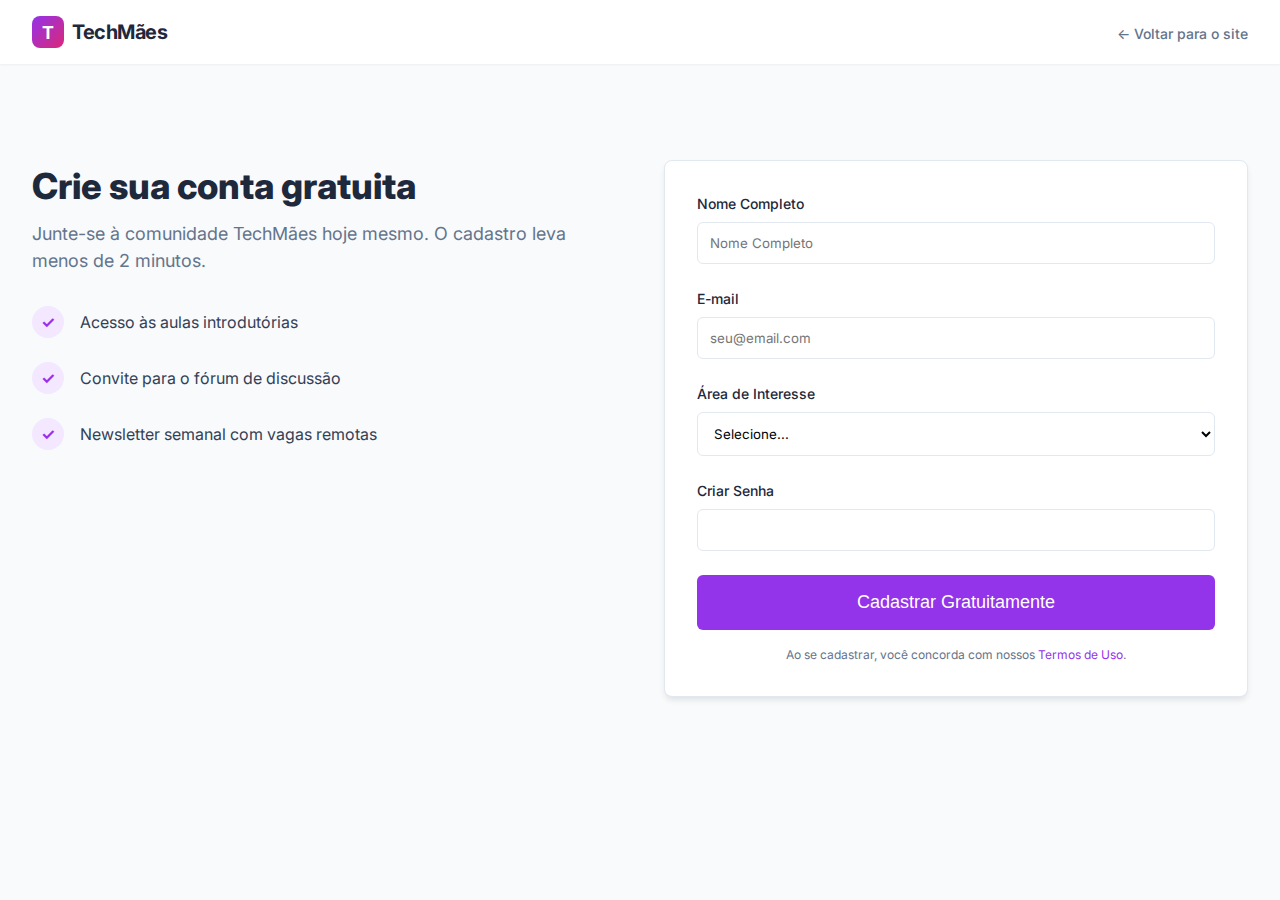
<file: ctapage.html>
<!DOCTYPE html>
<html lang="pt-BR">
<head>
    <meta charset="UTF-8">
    <meta name="viewport" content="width=device-width, initial-scale=1.0">
    <title>Cadastro - TechMães</title>
    <link rel="stylesheet" href="style.css">
    <style>
        /* Estilos específicos apenas para o formulário (para não poluir o style.css principal) */
        .form-grid {
            display: grid;
            grid-template-columns: 1fr;
            gap: 3rem;
            align-items: start;
            margin-top: 3rem;
        }
        @media (min-width: 768px) { .form-grid { grid-template-columns: 1fr 1fr; } }

        .benefit-list { 
            list-style: none; 
            display: flex; 
            flex-direction: column; 
            gap: 1.5rem; 
            margin-top: 2rem; 
        }

        .benefit-item { 
            display: flex; 
            align-items: center; 
        }
        .benefit-icon { 
            width: 2rem; height: 2rem; border-radius: 50%; 
            background-color: var(--primary-light); color: var(--primary-color); 
            display: flex; align-items: center; justify-content: center; font-weight: bold; margin-right: 1rem;
        }
        
        .form-box {
            background: white; padding: 2rem; border-radius: 0.5rem;
            box-shadow: 0 4px 6px -1px rgba(0,0,0,0.1); border: 1px solid var(--border-color);
        }
        .form-group { 
            margin-bottom: 1.5rem; 
        }
        .form-label { 
            display: block; 
            margin-bottom: 0.5rem; 
            font-weight: 500; 
            color: var(--text-dark); 
            font-size: 0.875rem; 
        }
        .form-input {
            width: 100%; 
            padding: 0.75rem; 
            border: 1px solid var(--border-color);
            border-radius: 0.375rem; 
            font-family: inherit;
        }
        .form-input:focus { 
            outline: 2px solid var(--primary-color); 
            border-color: transparent; 
        }
        .legal-text { 
            font-size: 0.75rem; 
            color: var(--text-body); 
            text-align: center; 
            margin-top: 1rem; 
        }
        .legal-text a { 
            color: var(--primary-color); 
            text-decoration: none; 
        }
        
        .menu {
            display: inline-flex;
            align-items: center;
            padding-top: 0.25rem;
            border-bottom: 2px solid transparent;
            font-size: 0.875rem;
            font-weight: 500;
            color: #64748b;
            text-decoration: none;
            transition: all 0.2s;
        }
        .menu:hover {
            border-color: #464646;
            color: #7e22ce;
        }
    </style> 

</head>
<body class="site-wrapper">

    <nav class="main-navbar">
        <div class="container">
            <div class="nav-content">
                <div class="nav-brand">
                    <div class="logo-wrapper">
                        <div class="logo-icon">T</div>
                        <span class="logo-text">TechMães</span>
                    </div>
                </div>
                <div class="desktop-menu">
                    <a href="index.html" class="menu">← Voltar para o site</a>
                </div>
            </div>
        </div>
    </nav>

    <section class="context-section">
        <div class="container">
            <div class="form-grid">
                <!-- Lado Esquerdo: Texto -->
                <div>
                    <h2 class="section-title">Crie sua conta gratuita</h2>
                    <p class="section-description-dark" style="margin-top: 1rem;">
                        Junte-se à comunidade TechMães hoje mesmo. O cadastro leva menos de 2 minutos.
                    </p>
                    <ul class="benefit-list">
                        <li class="benefit-item">
                            <span class="benefit-icon">✓</span>
                            <span>Acesso às aulas introdutórias</span>
                        </li>
                        <li class="benefit-item">
                            <span class="benefit-icon">✓</span>
                            <span>Convite para o fórum de discussão</span>
                        </li>
                        <li class="benefit-item">
                            <span class="benefit-icon">✓</span>
                            <span>Newsletter semanal com vagas remotas</span>
                        </li>
                    </ul>
                </div>

                <!-- Lado Direito: Formulário -->
                <div class="form-box">
                    <form id="form-cadastro">
                        <div class="form-group">
                            <label for="nome" class="form-label">Nome Completo</label>
                            <input type="text" id="nome" required class="form-input" placeholder="Nome Completo">
                        </div>
                        <div class="form-group">
                            <label for="email" class="form-label">E-mail</label>
                            <input type="email" id="email" required class="form-input" placeholder="seu@email.com">
                        </div>
                        <div class="form-group">
                            <label for="interesse" class="form-label">Área de Interesse</label>
                            <select id="interesse" class="form-input" style="background: white;">
                                <option value="" disabled selected>Selecione...</option>
                                <option value="dev">Desenvolvimento</option>
                                <option value="dados">Dados</option>
                                <option value="design">Design</option>
                            </select>
                        </div>
                        <div class="form-group">
                            <label for="senha" class="form-label">Criar Senha</label>
                            <input type="password" id="senha" required class="form-input">
                        </div>

                        <button type="submit" class="btn btn-primary">Cadastrar Gratuitamente</button>
                    </form>
                    <p class="legal-text">
                        Ao se cadastrar, você concorda com nossos <a href="#">Termos de Uso</a>.
                    </p>
                </div>
            </div>
        </div>
    </section>

     <script src="ctapage.js"></script>
</body>
</html>
</file>
<file: style.css>
@import url('https://fonts.googleapis.com/css2?family=Inter:wght@300;400;500;600;700;800&display=swap');

:root {
    --primary-color: #9333ea; 
    --primary-hover: #7e22ce; 
    --primary-light: #f3e8ff; 
    --primary-text: #6b21a8; 
    
    --secondary-color: #db2777; 
    
    --bg-light: #f9fafb;
    --bg-white: #ffffff;
    --bg-dark: #2e1065;
    
    --text-dark: #1e293b; 
    --text-body: #64748b;
    --text-light: #e9d5ff;
    
    --border-color: #e2e8f0;
}

* {
    margin: 0;
    padding: 0;
    box-sizing: border-box;
}

body {
    font-family: 'Inter', sans-serif;
    background-color: var(--bg-light);
    color: #334155;
    line-height: 1.5;
}

.site-wrapper {
    display: flex;
    flex-direction: column;
    min-height: 100vh;
}

.container {
    max-width: 1280px;
    margin: 0 auto;
    padding: 0 1rem;
}

@media (min-width: 640px) { .container { padding: 0 1.5rem; } }
@media (min-width: 1024px) { .container { padding: 0 2rem; } }

/* --- Navegação --- */
.main-navbar {
    background-color: var(--bg-white);
    box-shadow: 0 1px 2px 0 rgba(0, 0, 0, 0.05);
    position: sticky;
    top: 0;
    z-index: 50;
}

.nav-content {
    display: flex;
    justify-content: space-between;
    height: 4rem;
}

.nav-brand {
    display: flex;
    align-items: center;
}

.logo-wrapper {
    display: flex;
    align-items: center;
    gap: 0.5rem;
}

.logo-icon {
    width: 2rem;
    height: 2rem;
    border-radius: 0.5rem;
    background: linear-gradient(to bottom right, #9333ea, #db2777);
    display: flex;
    align-items: center;
    justify-content: center;
    color: white;
    font-weight: bold;
    font-size: 1.125rem;
}

.logo-text {
    font-weight: bold;
    font-size: 1.25rem;
    color: #1e293b;
    letter-spacing: -0.025em;
}

.desktop-menu {
    display: none;
}

@media (min-width: 640px) {
    .desktop-menu {
        margin-left: 1.5rem;
        display: flex;
        gap: 2rem;
    }
}

.nav-link {
    display: inline-flex;
    align-items: center;
    padding-top: 0.25rem;
    border-bottom: 2px solid transparent;
    font-size: 0.875rem;
    font-weight: 500;
    color: #64748b;
    text-decoration: none;
    transition: all 0.2s;
}

.nav-link:hover {
    border-color: #464646;
    color: #7e22ce;
}

.mobile-menu-trigger {
    display: flex;
    align-items: center;
}

@media (min-width: 640px) {
    .mobile-menu-trigger {
        display: none;
    }
}

.menu-btn {
    padding: 0.5rem;
    border-radius: 0.375rem;
    color: #94a3b8;
    background: transparent;
    border: none;
    cursor: pointer;
}

.menu-btn:hover {
    color: #64748b;
    background-color: #f1f5f9;
}

.sr-only {
    position: absolute;
    width: 1px;
    height: 1px;
    padding: 0;
    margin: -1px;
    overflow: hidden;
    clip: rect(0, 0, 0, 0);
    white-space: nowrap;
    border-width: 0;
}

.menu-icon {
    font-size: 1.5rem;
}

/* Mobile Menu */
.mobile-menu.hidden {
    display: none;
}

.mobile-menu {
    background-color: white;
    border-top: 1px solid #f1f5f9;
}

.mobile-menu-links {
    padding-top: 0.5rem;
    padding-bottom: 0.75rem;
}

.mobile-link {
    display: block;
    padding: 0.5rem 1rem 0.5rem 0.75rem;
    border-left: 4px solid transparent;
    font-size: 1rem;
    font-weight: 500;
    color: #475569;
    text-decoration: none;
}

.mobile-link:hover {
    background-color: #f8fafc;
    border-color: #464646;
    color: #7e22ce;
}

/* --- Hero Section --- */
.hero-section {
    position: relative;
    background-color: white;
    overflow: hidden;
}

.hero-content-wrapper {
    position: relative;
    z-index: 10;
    padding-bottom: 2rem;
    background-color: white;
}

@media (min-width: 640px) { .hero-content-wrapper { padding-bottom: 4rem; } }
@media (min-width: 1024px) { 
    .hero-content-wrapper { 
        max-width: 42rem; 
        width: 100%;
        padding-bottom: 7rem;
    }
}

.hero-main {
    margin-top: 2.5rem;
    padding: 0 1rem;
}

@media (min-width: 640px) { .hero-main { margin-top: 3rem; padding: 0 1.5rem; } }
@media (min-width: 1024px) { .hero-main { margin-top: 5rem; padding: 0 2rem; text-align: left; } }

.hero-text-block {
    text-align: center;
}

@media (min-width: 1024px) { .hero-text-block { text-align: left; } }

.hero-title {
    font-size: 2.25rem;
    letter-spacing: -0.025em;
    font-weight: 800;
    color: var(--text-dark);
    line-height: 1;
}

@media (min-width: 640px) { .hero-title { font-size: 3rem; } }
@media (min-width: 768px) { .hero-title { font-size: 3.75rem; } }

.block { display: block; }
.highlight-text { color: var(--primary-color); }

.hero-description {
    margin-top: 0.75rem;
    font-size: 1rem;
    color: var(--text-body);
    max-width: 36rem;
    margin-left: auto;
    margin-right: auto;
}

@media (min-width: 640px) { .hero-description { margin-top: 1.25rem; font-size: 1.125rem; } }
@media (min-width: 1024px) { .hero-description { margin-left: 0; } }

.hero-actions {
    margin-top: 1.25rem;
    display: flex;
    flex-direction: column;
    gap: 0.75rem;
}

@media (min-width: 640px) { 
    .hero-actions { 
        margin-top: 2rem; 
        flex-direction: row; 
        justify-content: center; 
    } 
}
@media (min-width: 1024px) { .hero-actions { justify-content: flex-start; } }

.action-wrapper {
    border-radius: 0.375rem;
    box-shadow: 0 1px 2px 0 rgba(0, 0, 0, 0.05);
}

.btn {
    width: 100%;
    display: flex;
    align-items: center;
    justify-content: center;
    padding: 0.75rem 2rem;
    border: 1px solid transparent;
    font-size: 1rem;
    font-weight: 500;
    border-radius: 0.375rem;
    text-decoration: none;
    transition: background-color 0.2s;
}

@media (min-width: 768px) { .btn { padding: 1rem 2rem; font-size: 1.125rem; } }

.btn-primary {
    background-color: var(--primary-color);
    color: white;
}
.btn-primary:hover { 
    background-color: var(--primary-hover); 
}

.btn-secondary {
    background-color: var(--primary-light);
    color: var(--primary-text);
}
.btn-secondary:hover { 
    border-color: #d6d6d6;
    color: #7e22ce; 
}

.hero-image-side {
    position: relative;
    background-color: #f8fafc;
    display: flex;
    align-items: center;
    justify-content: center;
}

@media (min-width: 1024px) {
    .hero-image-side {
        position: absolute;
        top: 0;
        bottom: 0;
        right: 0;
        width: 50%;
    }
}

.hero-graphic-container {
    position: relative;
    width: 100%;
    height: 16rem;
    display: flex;
    align-items: center;
    justify-content: center;
    overflow: hidden;
}

@media (min-width: 640px) { .hero-graphic-container { height: 18rem; } }
@media (min-width: 768px) { .hero-graphic-container { height: 24rem; } }
@media (min-width: 1024px) { .hero-graphic-container { height: 100%; } }

.circle-decor {
    position: absolute;
    border-radius: 50%;
}

.top-circle {
    top: 20%; right: 20%; width: 300px; height: 300px;
    background: linear-gradient(135deg, #a855f7 0%, #c084fc 100%);
    opacity: 0.1;
}

.bottom-circle {
    bottom: 10%; left: 10%; width: 200px; height: 200px;
    background: linear-gradient(135deg, #f472b6 0%, #db2777 100%);
    opacity: 0.1;
}

.stat-card-floating {
    position: relative;
    z-index: 10;
    background-color: rgba(255, 255, 255, 0.8);
    backdrop-filter: blur(12px);
    padding: 1.5rem;
    border-radius: 1rem;
    box-shadow: 0 20px 25px -5px rgba(0, 0, 0, 0.1), 0 10px 10px -5px rgba(0, 0, 0, 0.04);
    max-width: 24rem;
    margin: 0 1rem;
    border: 1px solid #f1f5f9;
}

.stat-header {
    display: flex;
    align-items: center;
    margin-bottom: 1rem;
}

.check-icon {
    width: 2.5rem;
    height: 2.5rem;
    border-radius: 50%;
    background-color: var(--primary-light);
    display: flex;
    align-items: center;
    justify-content: center;
    color: var(--primary-color);
    font-weight: bold;
}

.stat-info { margin-left: 1rem; }

.stat-title {
    font-size: 1.125rem;
    font-weight: bold;
    color: #1e293b;
}

.stat-subtitle {
    font-size: 0.875rem;
    color: #64748b;
}

.progress-wrapper {
    display: flex;
    flex-direction: column;
    gap: 0.5rem;
}

.progress-bar-bg {
    width: 100%;
    background-color: #f1f5f9;
    border-radius: 9999px;
    height: 0.625rem;
}

.progress-bar-fill {
    background-color: var(--primary-color);
    height: 0.625rem;
    border-radius: 9999px;
}

.progress-text {
    font-size: 0.75rem;
    text-align: right;
    color: var(--primary-color);
    font-weight: 600;
}

/* --- Context Section --- */
.context-section {
    padding: 3rem 0;
    background-color: #f8fafc;
}

.center-text { text-align: center; margin-bottom: 2.5rem; }

@media (min-width: 1024px) { .center-text { text-align: center; } }

.section-label {
    color: var(--primary-color);
    font-weight: 600;
    text-transform: uppercase;
    letter-spacing: 0.05em;
    font-size: 1rem;
}

.section-title {
    margin-top: 0.5rem;
    font-size: 1.875rem;
    line-height: 2.25rem;
    font-weight: 800;
    color: var(--text-dark);
}
@media (min-width: 640px) { .section-title { font-size: 2.25rem; } }

.section-description {
    margin-top: 1rem;
    max-width: 42rem;
    margin-left: auto;
    margin-right: auto;
    font-size: 1.25rem;
    color: var(--text-body);
}

.context-grid {
    margin-top: 2.5rem;
    display: grid;
    grid-template-columns: 1fr;
    gap: 2rem;
    align-items: center;
}

@media (min-width: 768px) { .context-grid { grid-template-columns: repeat(2, 1fr); } }

.chart-wrapper {
    display: flex;
    flex-direction: column;
    align-items: center;
    width: 100%;
}

.chart-container {
    position: relative;
    width: 100%;
    max-width: 600px;
    margin-left: auto;
    margin-right: auto;
    height: 300px;
    max-height: 400px;
    background: white;
    border-radius: 0.75rem;
    padding: 1rem;
    box-shadow: 0 4px 6px -1px rgba(0, 0, 0, 0.1);
}

@media (min-width: 768px) { .chart-container { height: 350px; } }

.chart-caption {
    margin-top: 0.75rem;
    font-size: 0.875rem;
    color: #94a3b8;
    font-style: italic;
    text-align: center;
}

.info-card {
    background-color: white;
    padding: 1.5rem;
    border-radius: 0.5rem;
    box-shadow: 0 1px 2px 0 rgba(0, 0, 0, 0.05);
    border: 1px solid #f1f5f9;
}

.info-card-title {
    font-size: 1.125rem;
    font-weight: 500;
    color: var(--text-dark);
    margin-bottom: 1rem;
}

.info-list {
    list-style: none;
    display: flex;
    flex-direction: column;
    gap: 1rem;
}

.info-item {
    display: flex;
    align-items: flex-start;
}

.icon-bullet {
    flex-shrink: 0;
    height: 1.5rem;
    width: 1.5rem;
    display: flex;
    align-items: center;
    justify-content: center;
    border-radius: 50%;
    font-weight: bold;
    font-size: 0.75rem;
    margin-top: 0.125rem;
}

.icon-bullet.alert { background-color: #fee2e2; color: #ef4444; }
.icon-bullet.info { background-color: #dbeafe; color: #3b82f6; }
.icon-bullet.success { background-color: #dcfce7; color: #22c55e; }

.info-text {
    margin-left: 0.75rem;
    color: #475569;
}

/* --- Courses Section --- */
.courses-section {
    padding: 3rem 0;
    background-color: white;
}

.section-header.mb-large { margin-bottom: 2.5rem; }

.section-title-dark {
    font-size: 1.875rem;
    font-weight: 800;
    color: var(--text-dark);
}

.section-description-dark {
    margin-top: 1rem;
    font-size: 1.125rem;
    color: var(--text-body);
}

.filters-container {
    display: flex;
    flex-wrap: wrap;
    gap: 0.5rem;
    margin-bottom: 2rem;
}

.filter-btn {
    padding: 0.5rem 1rem;
    border-radius: 9999px;
    font-size: 0.875rem;
    font-weight: 500;
    border: none;
    cursor: pointer;
    transition: background-color 0.2s;
    background-color: #f1f5f9;
    color: #475569;
}

.filter-btn:hover { 
    background-color: #e2e8f0; 
}

.filter-btn.active {
    background-color: var(--primary-color);
    color: white;
}

.courses-grid {
    display: grid;
    grid-template-columns: 1fr;
    gap: 1.5rem;
}

@media (min-width: 768px) { .courses-grid { grid-template-columns: repeat(2, 1fr); } }
@media (min-width: 1024px) { .courses-grid { grid-template-columns: repeat(3, 1fr); } }

.course-card {
    display: flex;
    flex-direction: column;
    border-radius: 0.5rem;
    box-shadow: 0 10px 15px -3px rgba(0, 0, 0, 0.1);
    overflow: hidden;
    background-color: white;
    border: 1px solid #f1f5f9;
    transition: transform 0.2s ease, box-shadow 0.2s ease;
}

.course-card:hover {
    transform: translateY(-4px);
    box-shadow: 0 20px 25px -5px rgba(0, 0, 0, 0.1);
}

.card-body {
    flex: 1;
    padding: 1.5rem;
    display: flex;
    flex-direction: column;
    justify-content: space-between;
}

.card-top { flex: 1; }

.card-header {
    display: flex;
    justify-content: space-between;
    align-items: center;
    margin-bottom: 0.5rem;
}

.course-tag {
    display: inline-flex;
    align-items: center;
    padding: 0.125rem 0.625rem;
    border-radius: 9999px;
    font-size: 0.75rem;
    font-weight: 500;
}

.course-tag.tag-dev { background-color: #f3e8ff; color: #7e22ce; } /* Roxo */
.course-tag.tag-design { background-color: #fce7f3; color: #be185d; } /* Rosa */
.course-tag.tag-data { background-color: #e0e7ff; color: #4338ca; } /* Indigo */

.course-duration { font-size: 0.75rem; color: #94a3b8; }

.course-title {
    margin-top: 0.5rem;
    font-size: 1.25rem;
    font-weight: 600;
    color: var(--text-dark);
}

.course-desc {
    margin-top: 0.75rem;
    font-size: 1rem;
    color: var(--text-body);
}

.card-footer {
    margin-top: 1.5rem;
    display: flex;
    align-items: center;
    justify-content: space-between;
    border-top: 1px solid #f1f5f9;
    padding-top: 1rem;
}

.course-level { font-size: 0.875rem; color: #94a3b8; }

.btn-details {
    color: var(--primary-color);
    font-weight: 500;
    font-size: 0.875rem;
    background: none;
    border: none;
    cursor: pointer;
}
.btn-details:hover { color: var(--primary-hover); }

/* --- Community Section --- */
.community-section {
    background: linear-gradient(to right, #2e1065, #1e40af);
    padding: 3rem 0; 
    color: white;
}

.community-grid {
    display: grid;
    grid-template-columns: 1fr;
    gap: 2rem;
}

@media (min-width: 1024px) { 
    .community-grid { 
        grid-template-columns: repeat(2, 1fr); 
        align-items: center; 
    } 
}

.community-title {
    font-size: 1.875rem;
    font-weight: 800;
    letter-spacing: -0.025em;
}
@media (min-width: 640px) { .community-title { font-size: 2.25rem; } }

.community-description {
    margin-top: 0.75rem;
    font-size: 1.125rem;
    color: var(--text-light);
    max-width: 48rem;
}

.features-list {
    margin-top: 2rem;
    display: flex;
    flex-direction: column;
    gap: 1.5rem;
}

.feature-item { display: flex; }

.feature-icon-wrapper { flex-shrink: 0; }

.feature-icon {
    display: flex;
    align-items: center;
    justify-content: center;
    height: 3rem;
    width: 3rem;
    border-radius: 0.375rem;
    background-color: var(--primary-color);
    color: white;
    font-size: 1.25rem;
    font-weight: bold;
}

.feature-content { margin-left: 1rem; }

.feature-title {
    font-size: 1.125rem;
    font-weight: 500;
    color: white;
    line-height: 1.5rem;
}

.feature-text {
    margin-top: 0.5rem;
    font-size: 1rem;
    color: var(--text-light);
}

.community-chart-wrapper {
    margin-top: 2.5rem;
    position: relative;
}
@media (min-width: 1024px) { .community-chart-wrapper { margin-top: 0; } }

.chart-container.dark-mode {
    background-color: #1e293b;
    border: 1px solid #334155;
    box-shadow: none;
}

.chart-caption-dark {
    margin-top: 0.5rem;
    text-align: center;
    font-size: 0.875rem;
    color: #94a3b8;
}

/* --- Testimonials --- */
.testimonials-section {
    padding: 3rem 0;
    background-color: #f0fdfa; /* teal-50 */
    border-top: 1px solid #ccfbf1;
}

.testimonials-title {
    text-align: center;
    font-size: 1.875rem;
    font-weight: 800;
    color: var(--text-dark);
    margin-bottom: 3rem;
}

.testimonials-grid {
    display: grid;
    grid-template-columns: 1fr;
    gap: 2rem;
}

@media (min-width: 768px) { .testimonials-grid { grid-template-columns: repeat(3, 1fr); } }

.testimonial-card {
    background-color: white;
    padding: 1.5rem;
    border-radius: 0.5rem;
    box-shadow: 0 1px 2px 0 rgba(0, 0, 0, 0.05);
}

.quote-mark {
    color: var(--primary-color);
    font-size: 2.25rem;
    font-family: serif;
    line-height: 1;
    margin-bottom: 1rem;
}

.quote-text {
    color: #475569;
    margin-bottom: 1.5rem;
}

.author-info { display: flex; align-items: center; }

.author-avatar {
    width: 2.5rem;
    height: 2.5rem;
    border-radius: 50%;
    background-color: #e2e8f0;
    display: flex;
    align-items: center;
    justify-content: center;
    font-weight: bold;
    color: #64748b;
    font-size: 0.875rem;
}

.author-details { margin-left: 0.75rem; }

.author-name { font-size: 0.875rem; font-weight: 500; color: var(--text-dark); }
.author-role { font-size: 0.75rem; color: #64748b; }

/* --- CTA Section --- */
.cta-section {
    background-color: white;
    padding: 4rem 0;
}

.cta-box {
    background: linear-gradient(to right, #9333ea, #4f46e5);
    border-radius: 1rem;
    box-shadow: 0 20px 25px -5px rgba(0, 0, 0, 0.1);
    overflow: hidden;
}

.cta-content {
    padding: 1.5rem;
}
@media (min-width: 640px) { .cta-content { padding: 3rem; } }
@media (min-width: 1024px) { 
    .cta-content { 
        display: flex; 
        align-items: center; 
        justify-content: space-between; 
    } 
}

.cta-title {
    font-size: 1.875rem;
    font-weight: 800;
    letter-spacing: -0.025em;
    color: white;
}
@media (min-width: 640px) { .cta-title { font-size: 2.25rem; } }

.highlight-light { color: #ccfbf1; }

.cta-description {
    margin-top: 1rem;
    font-size: 1.125rem;
    color: #f3e8ff;
}

.cta-action { margin-top: 2rem; }
@media (min-width: 1024px) { .cta-action { margin-top: 0; margin-left: 2rem; flex-shrink: 0; } }

.cta-btn-wrapper {
    display: inline-flex;
    border-radius: 0.375rem;
    box-shadow: 0 1px 2px 0 rgba(0, 0, 0, 0.05);
}

.btn-white {
    background-color: white;
    color: var(--primary-color);
}
.btn-white:hover { 
    background-color: #f0fdfa; 
}

/* --- Footer --- */
.site-footer {
    background-color: var(--bg-dark);
    color: var(--text-light);
}

.footer-grid {
    padding: 3rem 0;
    display: grid;
    grid-template-columns: 1fr;
    gap: 2rem;
}

@media (min-width: 768px) { .footer-grid { grid-template-columns: repeat(3, 1fr); } }

.footer-brand {
    display: flex;
    align-items: center;
    gap: 0.5rem;
    color: white;
    font-weight: bold;
    font-size: 1.25rem;
    margin-bottom: 1rem;
}

.footer-logo-icon {
    width: 1.5rem;
    height: 1.5rem;
    border-radius: 0.25rem;
    background-color: var(--primary-color);
    display: flex;
    align-items: center;
    justify-content: center;
    font-size: 0.75rem;
}

.footer-text { 
    font-size: 0.875rem; 
    color: #94a3b8; 
}

.footer-heading {
    font-size: 0.875rem;
    font-weight: 600;
    color: #e2e8f0;
    text-transform: uppercase;
    letter-spacing: 0.05em;
    margin-bottom: 1rem;
}

.footer-links {
    list-style: none;
    font-size: 0.875rem;
    display: flex;
    flex-direction: column;
    gap: 0.5rem;
}

.footer-links a {
    color: inherit;
    text-decoration: none;
}
.footer-links a:hover { 
    color: white; 
}

.social-links { 
    display: flex; 
    gap: 1rem; 
    margin-top: 1rem; }

.footer-bottom {
    margin-top: 2rem;
    border-top: 1px solid #334155;
    padding-top: 2rem;
    padding-bottom: 2rem;
    text-align: center;
    font-size: 0.875rem;
    color: #64748b;
}

.user-greeting {
    display: flex;
    align-items: center;
    gap: 0.5rem;
    padding: 0.25rem 0.5rem 0.25rem 0.25rem;
    background-color: var(--primary-light);
    border-radius: 2rem;
    border: 1px solid #e9d5ff;
    transition: all 0.3s ease;
    cursor: default;
    margin-top: 0%;
}

.user-greeting:hover {
    background-color: #ede9fe;
    padding-right: 1rem;
}

.user-avatar {
    width: 2rem;
    height: 2rem;
    background-color: var(--primary-color);
    color: white;
    border-radius: 50%;
    display: flex;
    align-items: center;
    justify-content: center;
    font-weight: bold;
    font-size: 0.875rem;
}

.greeting-text {
    font-size: 0.875rem;
    color: var(--text-dark);
}

.greeting-text strong {
    color: var(--primary-text);
}

.btn-logout {
    background: none;
    border: none;
    font-size: 0.75rem;
    color: #ef4444;
    cursor: pointer;
    font-weight: 600;
    opacity: 0; 
    max-width: 0;
    overflow: hidden;
    white-space: nowrap;
    transition: all 0.3s ease;
    margin-left: 0;
}

.user-greeting:hover .btn-logout {
    opacity: 1;
    max-width: 50px;
    margin-left: 0.5rem;
}

.btn-logout:hover {
    text-decoration: underline;
}
</file>
